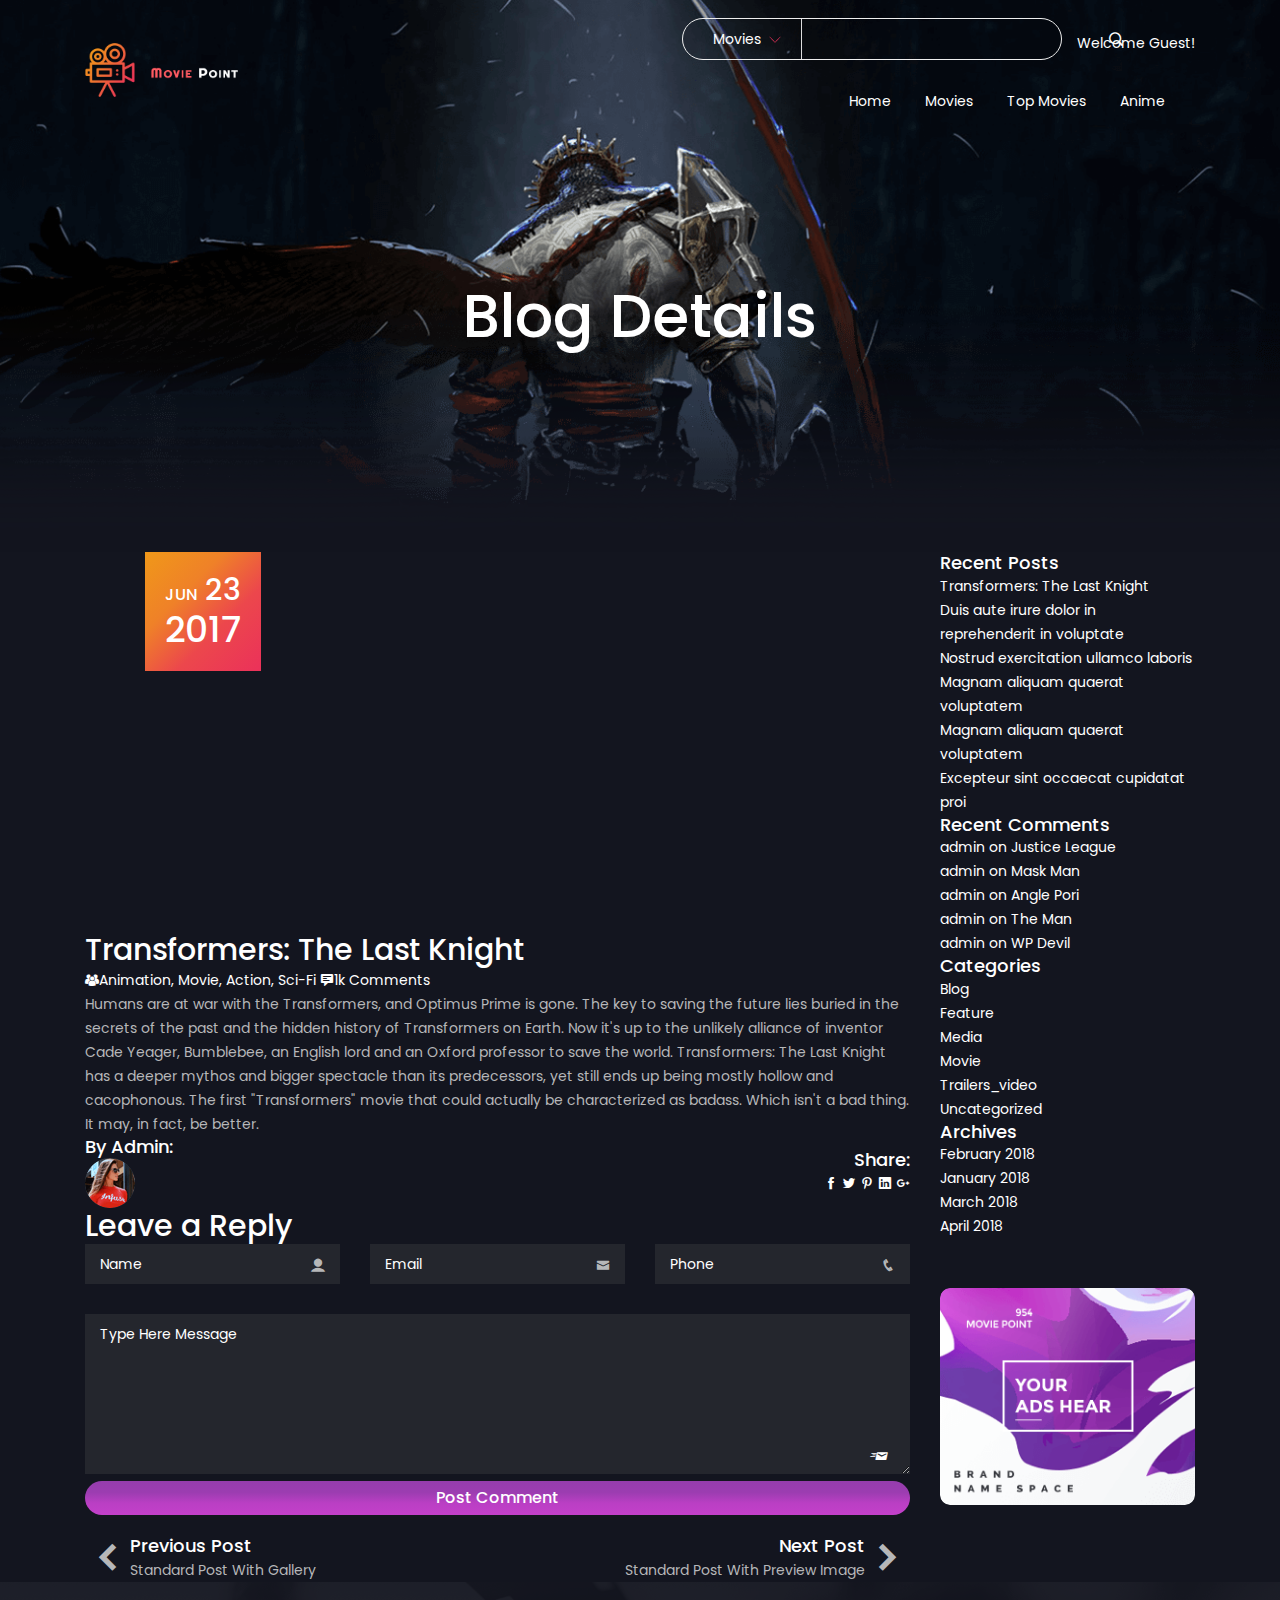
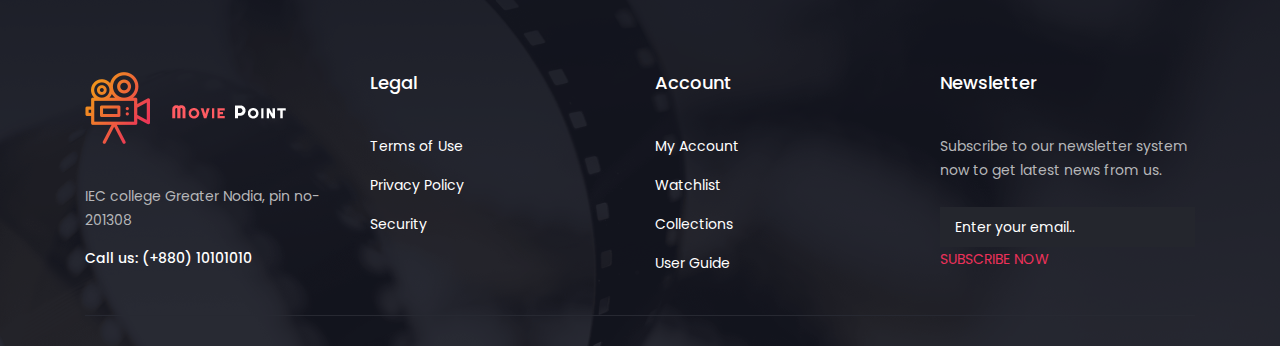
<file: college-project/blog-details.html>
<!DOCTYPE HTML>
<html lang="zxx">
	
<head>
		<meta charset="UTF-8">
		<meta http-equiv="X-UA-Compatible" content="IE=edge">
		<meta name="viewport" content="width=device-width, initial-scale=1">
		<title>Moviepoint</title>
		<!-- Favicon Icon -->
		<link rel="icon" type="image/png" href="assets/img/favcion.png" />
		<!-- Bootstrap CSS -->
		<link rel="stylesheet" type="text/css" href="assets/css/bootstrap.min.css" media="all" />
		<!-- Slick nav CSS -->
		<link rel="stylesheet" type="text/css" href="assets/css/slicknav.min.css" media="all" />
		<!-- Iconfont CSS -->
		<link rel="stylesheet" type="text/css" href="assets/css/icofont.css" media="all" />
		<!-- Owl carousel CSS -->
		<link rel="stylesheet" type="text/css" href="assets/css/owl.carousel.css">
		<!-- Popup CSS -->
		<link rel="stylesheet" type="text/css" href="assets/css/magnific-popup.css">
		<!-- Main style CSS -->
		<link rel="stylesheet" type="text/css" href="assets/css/style.css" media="all" />
		<!-- Responsive CSS -->
		<link rel="stylesheet" type="text/css" href="assets/css/responsive.css" media="all" />
		<!--[if lt IE 9]>
		  <script src="https://oss.maxcdn.com/html5shiv/3.7.3/html5shiv.min.js"></script>
		  <script src="https://oss.maxcdn.com/respond/1.4.2/respond.min.js"></script>
		<![endif]-->
	</head>
	<body>
		<!-- Page loader -->
	    <div id="preloader"></div>
		<!-- header section start -->
		<header class="header">
			<div class="container">
				<div class="header-area">
					<div class="logo">
						<a href="index-2.html"><img src="assets/img/logo.png" alt="logo" /></a>
					</div>
					<div class="header-right">
						<form action="#">
							<select>
								<option value="Movies">Movies</option>
								<option value="Movies">Movies</option>
								<option value="Movies">Movies</option>
							</select>
							<input type="text"/>
							<button><i class="icofont icofont-search"></i></button>
						</form>
						<ul>
							<li><a href="#">Welcome Guest!</a></li>
						</ul>
					</div>
					<div class="menu-area">
						<div class="responsive-menu"></div>
					    <div class="mainmenu">
                            <ul id="primary-menu">
                                <li><a href="index-2.html">Home</a></li>
                                <li><a href="movies.html">Movies</a></li>
                                <li><a href="top-movies.html">Top Movies</a></li>
                                <li><a href="blog.html">Anime</a></li>
								
								</li>
                            </ul>
					    </div>
					</div>
				</div>
			</div>
		</header>
		
		<!-- header section end -->
		<!-- breadcrumb area start -->
		<section class="breadcrumb-area">
			<div class="container">
				<div class="row">
					<div class="col-lg-12">
						<div class="breadcrumb-area-content">
							<h1>Blog Details</h1>
						</div>
					</div>
				</div>
			</div>
		</section><!-- breadcrumb area end -->
		<!-- blog area start -->
		<section class="blog-details">
			<div class="container">
				<div class="row">
					<div class="col-lg-9">
						<div class="news-details">
							<div class="single-news">
								<div class="news-bg-4"></div>
								<div class="news-date">
									<h2><span>JUN</span> 23</h2>
									<h1>2017</h1>
								</div>
							</div>
							<h2>Transformers: The Last Knight</h2>
							<a href="#"><i class="icofont icofont-users"></i>Animation, Movie, Action, Sci-Fi</a>
							<a href="#"><i class="icofont icofont-comment"></i>1k Comments</a>
							<p>Humans are at war with the Transformers, and Optimus Prime is gone. The key to saving the future lies buried in the secrets of the past and the hidden history of Transformers on Earth. Now it's up to the unlikely alliance of inventor Cade Yeager, Bumblebee, an English lord and an Oxford professor to save the world. Transformers: The Last Knight has a deeper mythos and bigger spectacle than its predecessors, yet still ends up being mostly hollow and cacophonous. The first "Transformers" movie that could actually be characterized as badass. Which isn't a bad thing. It may, in fact, be better.</p>
							<div class="detail-author">
								<div class="row flexbox-center">
									<div class="col-lg-6 text-lg-left text-center">
										<div class="details-author">
											<h4>By Admin:</h4>
											<img src="assets/img/author.png" alt="" />
										</div>
									</div>
									<div class="col-lg-6 text-lg-right text-center">
										<div class="details-author">
											<h4>Share:</h4>
											<a href="#"><i class="icofont icofont-social-facebook"></i></a>
											<a href="#"><i class="icofont icofont-social-twitter"></i></a>
											<a href="#"><i class="icofont icofont-social-pinterest"></i></a>
											<a href="#"><i class="icofont icofont-social-linkedin"></i></a>
											<a href="#"><i class="icofont icofont-social-google-plus"></i></a>
										</div>
									</div>
								</div>
							</div>
							<div class="details-reply">
								<h2>Leave a Reply</h2>
								<form action="#">
									<div class="row">
										<div class="col-lg-4">
											<div class="select-container">
												<input type="text" placeholder="Name"/>
												<i class="icofont icofont-ui-user"></i>
											</div>
										</div>
										<div class="col-lg-4">
											<div class="select-container">
												<input type="text" placeholder="Email"/>
												<i class="icofont icofont-envelope"></i>
											</div>
										</div>
										<div class="col-lg-4">
											<div class="select-container">
												<input type="text" placeholder="Phone"/>
												<i class="icofont icofont-phone"></i>
											</div>
										</div>
										<div class="col-lg-12">
											<div class="textarea-container">
												<textarea placeholder="Type Here Message"></textarea>
												<button><i class="icofont icofont-send-mail"></i></button>
											</div>
										</div>
									</div>
								</form>
							</div>
							<div class="details-comment">
								<a class="theme-btn theme-btn2" href="#">Post Comment</a>
							</div>
							<div class="details-thumb">
								<div class="details-thumb-prev">
									<div class="thumb-icon">
										<i class="icofont icofont-simple-left"></i>
									</div>
									<div class="thumb-text">
										<h4>Previous Post</h4>
										<p>Standard Post With Gallery</p>
									</div>
								</div>
								<div class="details-thumb-next">
									<div class="thumb-text">
										<h4>Next Post</h4>
										<p>Standard Post With Preview Image</p>
									</div>
									<div class="thumb-icon">
										<i class="icofont icofont-simple-right"></i>
									</div>
								</div>
							</div>
						</div>
					</div>
					<div class="col-lg-3">
						<div class="blog-sidebar">
							<h4>Recent Posts</h4>
							<ul>
								<li><a href="#">Transformers: The Last Knight</a></li>
								<li><a href="#">Duis aute irure dolor in reprehenderit in voluptate</a></li>
								<li><a href="#">Nostrud exercitation ullamco laboris</a></li>
								<li><a href="#">Magnam aliquam quaerat voluptatem</a></li>
								<li><a href="#">Magnam aliquam quaerat voluptatem</a></li>
								<li><a href="#">Excepteur sint occaecat cupidatat proi</a></li>
							</ul>
							<h4>Recent Comments</h4>
							<ul>
								<li><a href="#">admin on Justice League</a></li>
								<li><a href="#">admin on Mask Man</a></li>
								<li><a href="#">admin on Angle Pori</a></li>
								<li><a href="#">admin on The Man</a></li>
								<li><a href="#">admin on WP Devil</a></li>
							</ul>
							<h4>Categories</h4>
							<ul>
								<li><a href="#">Blog</a></li>
								<li><a href="#">Feature</a></li>
								<li><a href="#">Media</a></li>
								<li><a href="#">Movie</a></li>
								<li><a href="#">Trailers_video</a></li>
								<li><a href="#">Uncategorized</a></li>
							</ul>
							<h4>Archives</h4>
							<ul>
								<li><a href="#">February 2018</a></li>
								<li><a href="#">January 2018</a></li>
								<li><a href="#">March 2018</a></li>
								<li><a href="#">April 2018</a></li>
							</ul>
							<div class="portfolio-sidebar">
								<img src="assets/img/sidebar/sidebar1.png" alt="sidebar" />
							</div>
						</div>
					</div>
				</div>
			</div>
		</section><!-- blog area end -->
		<!-- footer section start -->
		<footer class="footer">
			<div class="container">
				<div class="row">
                    <div class="col-lg-3 col-sm-6">
						<div class="widget">
							<img src="assets/img/logo.png" alt="about" />
							<p>IEC college Greater Nodia, pin no-201308</p>
							<h6><span>Call us: </span>(+880) 10101010</h6>
						</div>
                    </div>
                    <div class="col-lg-3 col-sm-6">
						<div class="widget">
							<h4>Legal</h4>
							<ul>
								<li><a href="#">Terms of Use</a></li>
								<li><a href="#">Privacy Policy</a></li>
								<li><a href="#">Security</a></li>
							</ul>
						</div>
                    </div>
                    <div class="col-lg-3 col-sm-6">
						<div class="widget">
							<h4>Account</h4>
							<ul>
								<li><a href="#">My Account</a></li>
								<li><a href="#">Watchlist</a></li>
								<li><a href="#">Collections</a></li>
								<li><a href="#">User Guide</a></li>
							</ul>
						</div>
                    </div>
                    <div class="col-lg-3 col-sm-6">
						<div class="widget">
							<h4>Newsletter</h4>
							<p>Subscribe to our newsletter system now to get latest news from us.</p>
							<form action="#">
								<input type="text" placeholder="Enter your email.."/>
								<button>SUBSCRIBE NOW</button>
							</form>
						</div>
                    </div>
				</div>
				<hr />
			</div>

		</footer><!-- footer section end -->
		<!-- jquery main JS -->
		<script src="assets/js/jquery.min.js"></script>
		<!-- Bootstrap JS -->
		<script src="assets/js/bootstrap.min.js"></script>
		<!-- Slick nav JS -->
		<script src="assets/js/jquery.slicknav.min.js"></script>
		<!-- owl carousel JS -->
		<script src="assets/js/owl.carousel.min.js"></script>
		<!-- Popup JS -->
		<script src="assets/js/jquery.magnific-popup.min.js"></script>
		<!-- Isotope JS -->
		<script src="assets/js/isotope.pkgd.min.js"></script>
		<!-- main JS -->
		<script src="assets/js/main.js"></script>
	</body>

</html>
</file>
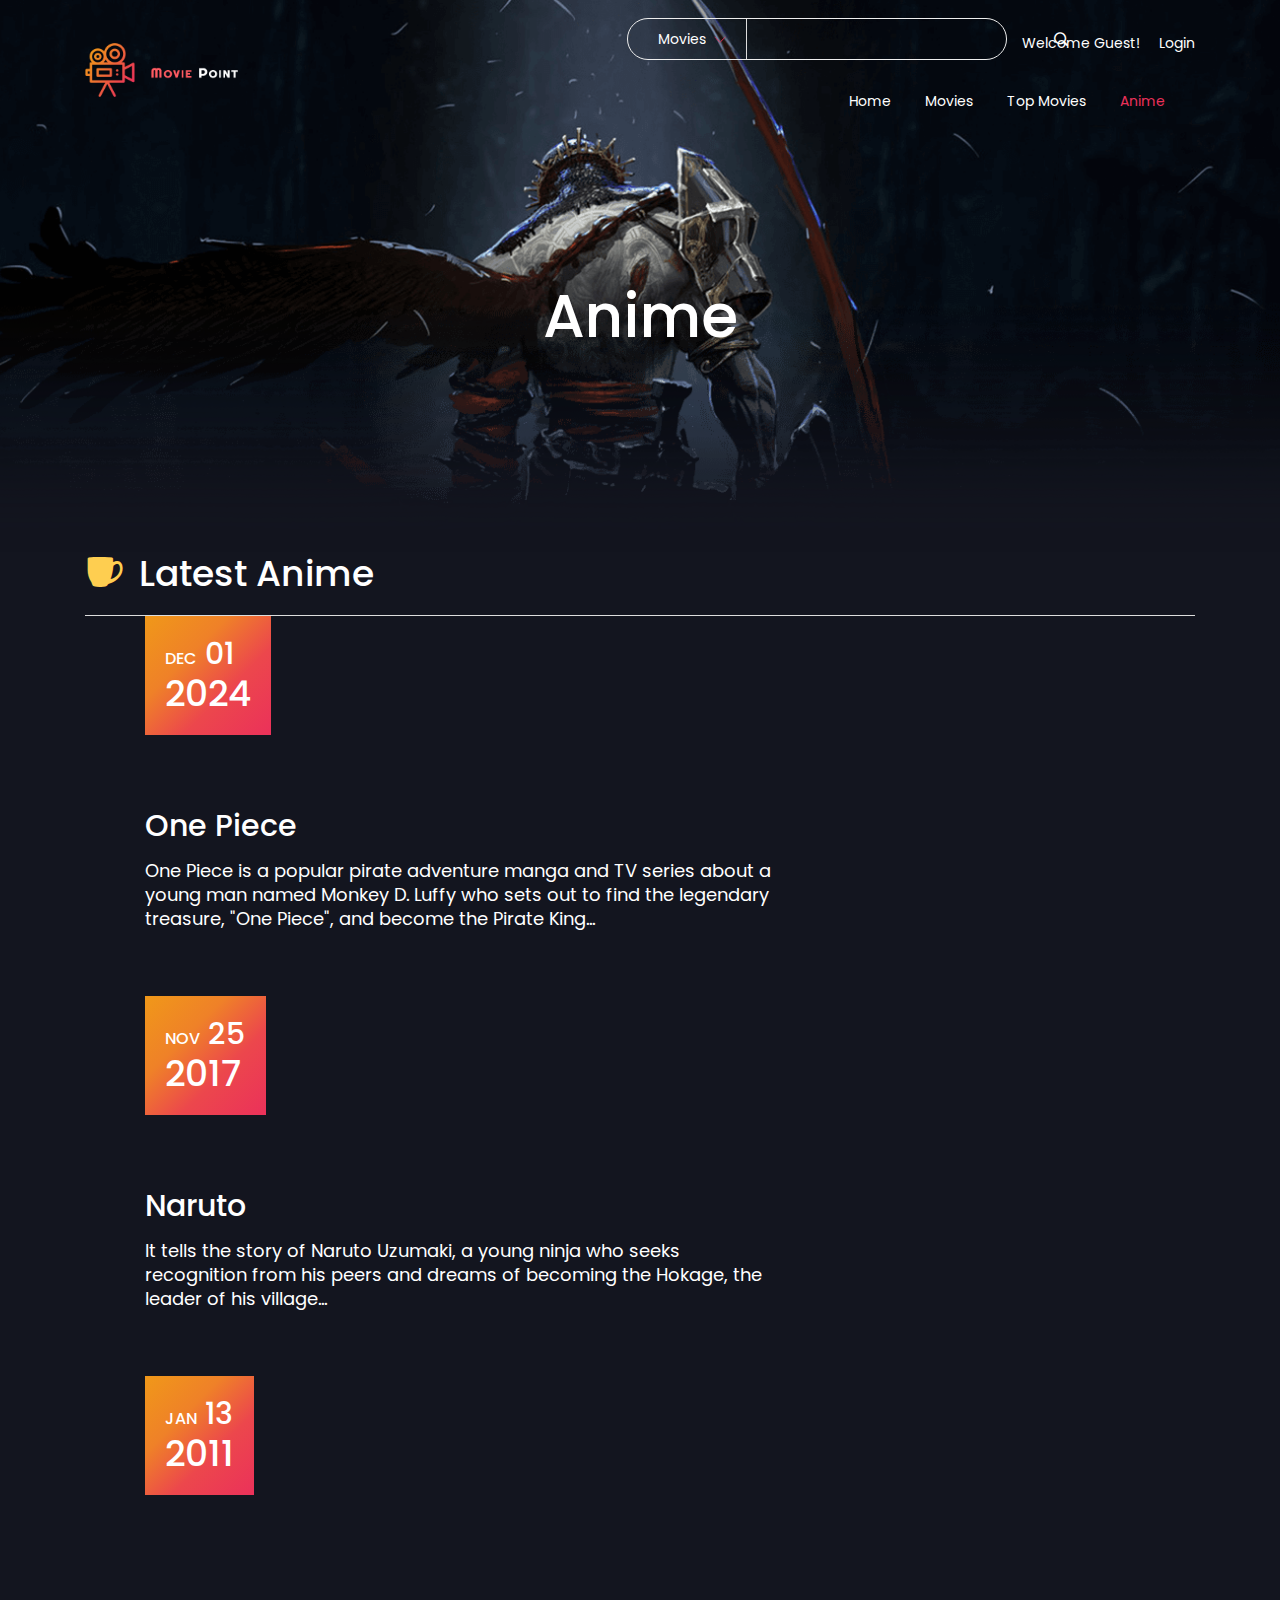
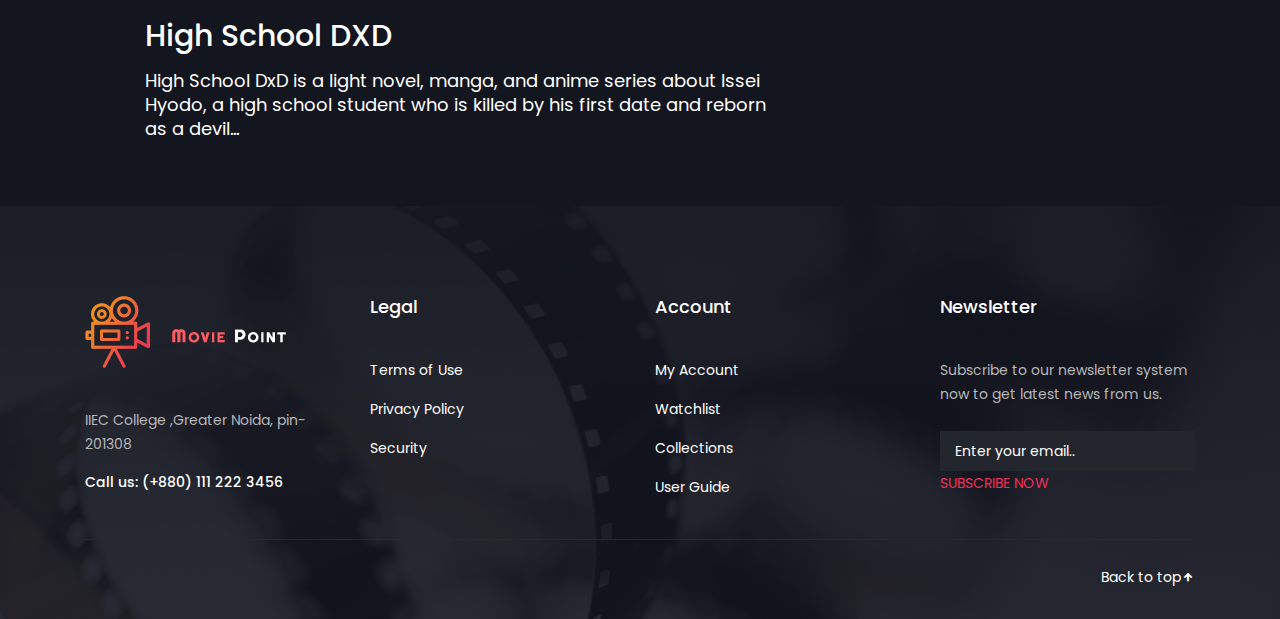
<file: college-project/blog.html>
<!DOCTYPE HTML>
<html lang="zxx">
	
<head>
		<meta charset="UTF-8">
		<meta http-equiv="X-UA-Compatible" content="IE=edge">
		<meta name="viewport" content="width=device-width, initial-scale=1">
		<title>Moviepoint</title>
		<!-- Favicon Icon -->
		<link rel="icon" type="image/png" href="assets/img/favcion.png" />
		<!-- Bootstrap CSS -->
		<link rel="stylesheet" type="text/css" href="assets/css/bootstrap.min.css" media="all" />
		<!-- Slick nav CSS -->
		<link rel="stylesheet" type="text/css" href="assets/css/slicknav.min.css" media="all" />
		<!-- Iconfont CSS -->
		<link rel="stylesheet" type="text/css" href="assets/css/icofont.css" media="all" />
		<!-- Owl carousel CSS -->
		<link rel="stylesheet" type="text/css" href="assets/css/owl.carousel.css">
		<!-- Popup CSS -->
		<link rel="stylesheet" type="text/css" href="assets/css/magnific-popup.css">
		<!-- Main style CSS -->
		<link rel="stylesheet" type="text/css" href="assets/css/style.css" media="all" />
		<!-- Responsive CSS -->
		<link rel="stylesheet" type="text/css" href="assets/css/responsive.css" media="all" />
		<!--[if lt IE 9]>
		  <script src="https://oss.maxcdn.com/html5shiv/3.7.3/html5shiv.min.js"></script>
		  <script src="https://oss.maxcdn.com/respond/1.4.2/respond.min.js"></script>
		<![endif]-->
	</head>
	<body>
		<!-- Page loader -->
	    <div id="preloader"></div>
		<!-- header section start -->
		<header class="header">
			<div class="container">
				<div class="header-area">
					<div class="logo">
						<a href="index-2.html"><img src="assets/img/logo.png" alt="logo" /></a>
					</div>
					<div class="header-right">
						<form action="#">
							<select>
								<option value="Movies">Movies</option>
								<option value="Movies">Movies</option>
								<option value="Movies">Movies</option>
							</select>
							<input type="text"/>
							<button><i class="icofont icofont-search"></i></button>
						</form>
						<ul>
							<li><a href="#">Welcome Guest!</a></li>
							<li><a class="login-popup" href="#">Login</a></li>
						</ul>
					</div>
					<div class="menu-area">
						<div class="responsive-menu"></div>
					    <div class="mainmenu">
                            <ul id="primary-menu">
                                <li><a href="index-2.html">Home</a></li>
                                <li><a href="movies.html">Movies</a></li>
                                <li><a href="top-movies.html">Top Movies</a></li>
                                <li><a class="active" href="blog.html">Anime</a></li>
								
								</li>
                                
                            </ul>
					    </div>
					</div>
				</div>
			</div>
		</header>
		<!-- breadcrumb area start -->
		<section class="breadcrumb-area">
			<div class="container">
				<div class="row">
					<div class="col-lg-12">
						<div class="breadcrumb-area-content">
							<h1>Anime</h1>
						</div>
					</div>
				</div>
			</div>
		</section><!-- breadcrumb area end -->
		<!-- blog area start -->
		<section class="blog-area">
			<div class="container">
				<div class="row">
					<div class="col-lg-12">
					    <div class="section-title pb-20">
							<h1><i class="icofont icofont-coffee-cup"></i> Latest Anime</h1>
						</div>
					</div>
				</div>
				<hr />
				<div class="row">
					<div class="col-lg-12">
						<div class="single-news">
							<div class="news-bg-1"></div>
							<div class="news-date">
								<h2><span>DEC</span> 01</h2>
								<h1>2024</h1>
							</div>
							<div class="news-content">
								<h2>One Piece</h2>
								<p>One Piece is a popular pirate adventure manga and TV series about a young man named Monkey D. Luffy who sets out to find the legendary treasure, "One Piece", and become the Pirate King...</p>
							</div>
		
						</div>
						<div class="single-news">
							<div class="news-bg-2"></div>
							<div class="news-date">
								<h2><span>NOV</span> 25</h2>
								<h1>2017</h1>
							</div>
							<div class="news-content">
								<h2>Naruto</h2>
								<p>It tells the story of Naruto Uzumaki, a young ninja who seeks recognition from his peers and dreams of becoming the Hokage, the leader of his village...</p>
							</div>
							
						</div>
						<div class="single-news">
							<div class="news-bg-3"></div>
							<div class="news-date">
								<h2><span>JAN</span> 13</h2>
								<h1>2011</h1>
							</div>
							<div class="news-content">
								<h2>High School DXD</h2>
								<p>High School DxD is a light novel, manga, and anime series about Issei Hyodo, a high school student who is killed by his first date and reborn as a devil...</p>
							</div>
							
						</div>
					</div>
				</div>
			</div>
		</section><!-- blog area end -->
		<!-- footer section start -->
		<footer class="footer">
			<div class="container">
				<div class="row">
                    <div class="col-lg-3 col-sm-6">
						<div class="widget">
							<img src="assets/img/logo.png" alt="about" />
							<p>IIEC College ,Greater Noida, pin-201308</p>
							<h6><span>Call us: </span>(+880) 111 222 3456</h6>
						</div>
                    </div>
                    <div class="col-lg-3 col-sm-6">
						<div class="widget">
							<h4>Legal</h4>
							<ul>
								<li><a href="#">Terms of Use</a></li>
								<li><a href="#">Privacy Policy</a></li>
								<li><a href="#">Security</a></li>
							</ul>
						</div>
                    </div>
                    <div class="col-lg-3 col-sm-6">
						<div class="widget">
							<h4>Account</h4>
							<ul>
								<li><a href="#">My Account</a></li>
								<li><a href="#">Watchlist</a></li>
								<li><a href="#">Collections</a></li>
								<li><a href="#">User Guide</a></li>
							</ul>
						</div>
                    </div>
                    <div class="col-lg-3 col-sm-6">
						<div class="widget">
							<h4>Newsletter</h4>
							<p>Subscribe to our newsletter system now to get latest news from us.</p>
							<form action="#">
								<input type="text" placeholder="Enter your email.."/>
								<button>SUBSCRIBE NOW</button>
							</form>
						</div>
                    </div>
				</div>
				<hr />
			</div>
			<div class="copyright">
				<div class="container">
					<div class="row">
						<div class="col-lg-6 text-center text-lg-left">
						</div>
						<div class="col-lg-6 text-center text-lg-right">
							<div class="copyright-content">
								<a href="#" class="scrollToTop">
									Back to top<i class="icofont icofont-arrow-up"></i>
								</a>
							</div>
						</div>
					</div>
				</div>
			</div>
		</footer><!-- footer section end -->
		<!-- jquery main JS -->
		<script src="assets/js/jquery.min.js"></script>
		<!-- Bootstrap JS -->
		<script src="assets/js/bootstrap.min.js"></script>
		<!-- Slick nav JS -->
		<script src="assets/js/jquery.slicknav.min.js"></script>
		<!-- owl carousel JS -->
		<script src="assets/js/owl.carousel.min.js"></script>
		<!-- Popup JS -->
		<script src="assets/js/jquery.magnific-popup.min.js"></script>
		<!-- Isotope JS -->
		<script src="assets/js/isotope.pkgd.min.js"></script>
		<!-- main JS -->
		<script src="assets/js/main.js"></script>
	</body>

</html>
</file>
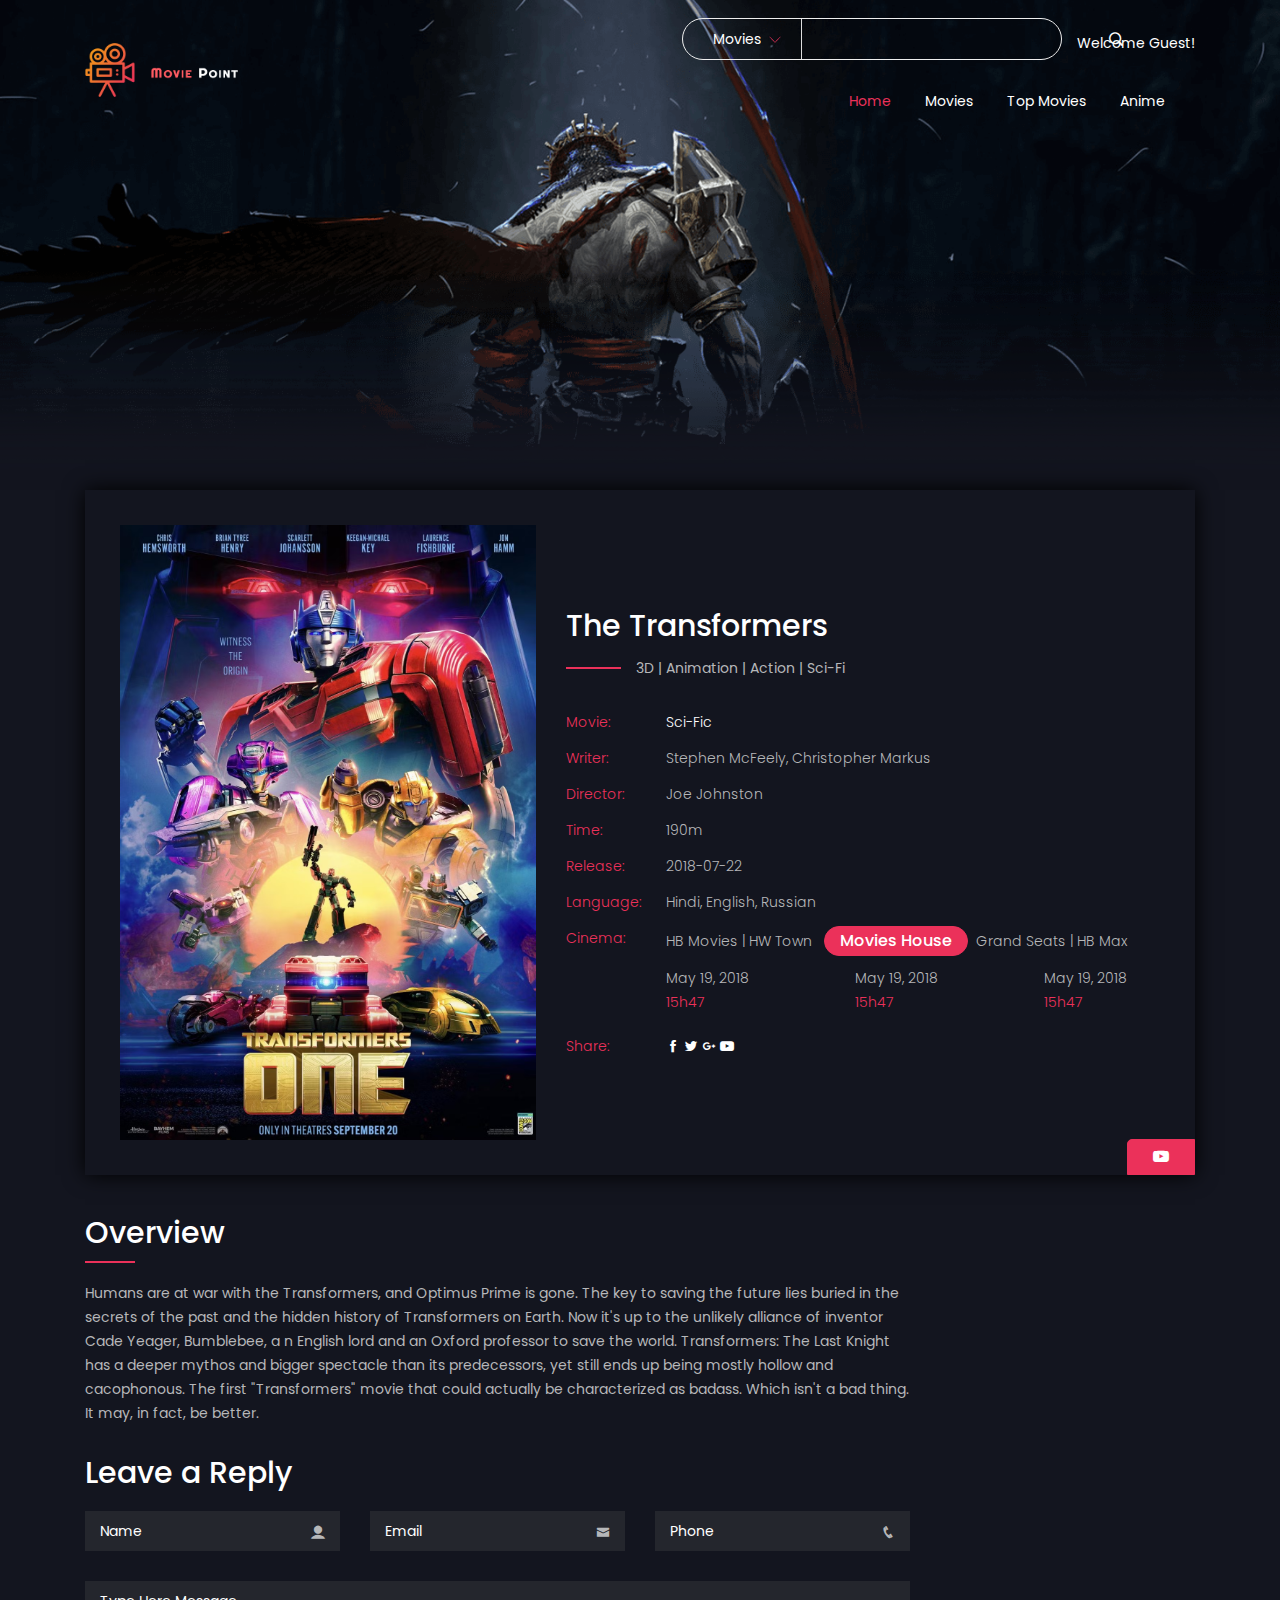
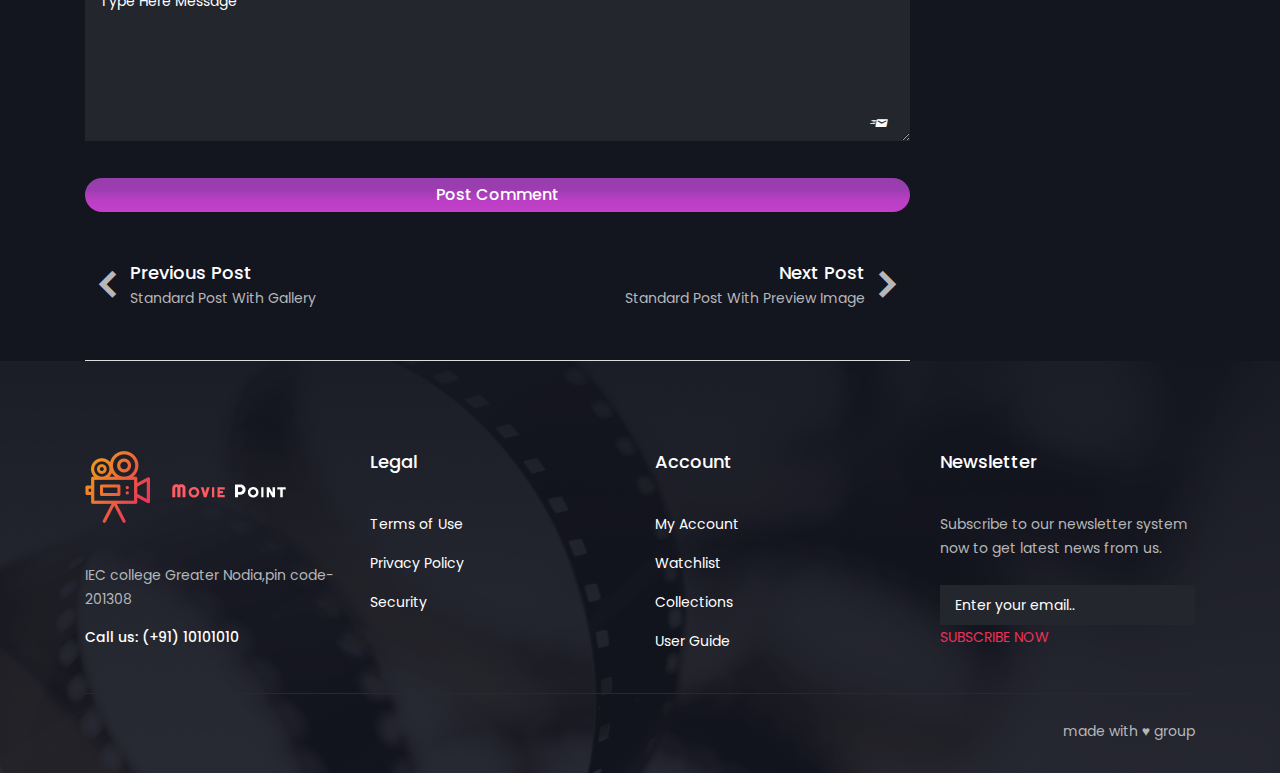
<file: college-project/movie-details.html>
<!DOCTYPE HTML>
<html lang="zxx">
	
<head>
		<meta charset="UTF-8">
		<meta http-equiv="X-UA-Compatible" content="IE=edge">
		<meta name="viewport" content="width=device-width, initial-scale=1">
		<title>Moviepoint</title>
		<!-- Favicon Icon -->
		<link rel="icon" type="image/png" href="assets/img/favcion.png" />
		<!-- Bootstrap CSS -->
		<link rel="stylesheet" type="text/css" href="assets/css/bootstrap.min.css" media="all" />
		<!-- Slick nav CSS -->
		<link rel="stylesheet" type="text/css" href="assets/css/slicknav.min.css" media="all" />
		<!-- Iconfont CSS -->
		<link rel="stylesheet" type="text/css" href="assets/css/icofont.css" media="all" />
		<!-- Owl carousel CSS -->
		<link rel="stylesheet" type="text/css" href="assets/css/owl.carousel.css">
		<!-- Popup CSS -->
		<link rel="stylesheet" type="text/css" href="assets/css/magnific-popup.css">
		<!-- Main style CSS -->
		<link rel="stylesheet" type="text/css" href="assets/css/style.css" media="all" />
		<!-- Responsive CSS -->
		<link rel="stylesheet" type="text/css" href="assets/css/responsive.css" media="all" />
		<!--[if lt IE 9]>
		  <script src="https://oss.maxcdn.com/html5shiv/3.7.3/html5shiv.min.js"></script>
		  <script src="https://oss.maxcdn.com/respond/1.4.2/respond.min.js"></script>
		<![endif]-->
	</head>
	<body>
		<!-- Page loader -->
	    <div id="preloader"></div>
		<!-- header section start -->
		<header class="header">
			<div class="container">
				<div class="header-area">
					<div class="logo">
						<a href="index-2.html"><img src="assets/img/logo.png" alt="logo" /></a>
					</div>
					<div class="header-right">
						<form action="#">
							<select>
								<option value="Movies">Movies</option>
								<option value="Movies">Movies</option>
								<option value="Movies">Movies</option>
							</select>
							<input type="text"/>
							<button><i class="icofont icofont-search"></i></button>
						</form>
						<ul>
							<li><a href="#">Welcome Guest!</a></li>
						</ul>
					</div>
					<div class="menu-area">
						<div class="responsive-menu"></div>
					    <div class="mainmenu">
                            <ul id="primary-menu">
                                <li><a class="active" href="index-2.html">Home</a></li>
                                <li><a href="movies.html">Movies</a></li>
                                <li><a href="top-movies.html">Top Movies</a></li>
                                <li><a href="blog.html">Anime</a></li>
								
								</li>
                            </ul>
					    </div>
					</div>
				</div>
			</div>
		</header>
		<!-- header section end -->
		<!-- breadcrumb area start -->
		<section class="breadcrumb-area">
			<div class="container">
				<div class="row">
					<div class="col-lg-12">
						<div class="breadcrumb-area-content">
							<h1></h1>
						</div>
					</div>
				</div>
			</div>
		</section><!-- breadcrumb area end -->
		<!-- transformers area start -->
		<section class="transformers-area">
			<div class="container">
				<div class="transformers-box">
					<div class="row flexbox-center">
						<div class="col-lg-5 text-lg-left text-center">
							<div class="transformers-content">
								<img src="assets/img/portfolio/transformers-one-2024-film-official-poster.avif" alt="about" />
							</div>
						</div>
						<div class="col-lg-7">
							<div class="transformers-content">
								<h2>The Transformers</h2>
								<p>3D | Animation | Action | Sci-Fi</p>
								<ul>
									<li>
										<div class="transformers-left">
											Movie:
										</div>
										<div class="transformers-right">
											<a href="#">Sci-Fic</a>
										</div>
									</li>
									<li>
										<div class="transformers-left">
											Writer:
										</div>
										<div class="transformers-right">
											Stephen McFeely, Christopher Markus
										</div>
									</li>
									<li>
										<div class="transformers-left">
											Director:
										</div>
										<div class="transformers-right">
											Joe Johnston
										</div>
									</li>
									<li>
										<div class="transformers-left">
											Time: 
										</div>
										<div class="transformers-right">
											190m
										</div>
									</li>
									<li>
										<div class="transformers-left">
											Release:
										</div>
										<div class="transformers-right">
											2018-07-22
										</div>
									</li>
									<li>
										<div class="transformers-left">
											Language:
										</div>
										<div class="transformers-right">
											 Hindi, English, Russian
										</div>
									</li>
									<li>
										<div class="transformers-left">
											Cinema:
										</div>
										<div class="transformers-right">
											HB Movies  |  HW Town <a href="#" class="theme-btn">Movies House</a>Grand Seats  |  HB Max
											<div class="transformers-bottom">
												<p>May 19, 2018 <span>15h47</span></p>
												<p>May 19, 2018 <span>15h47</span></p>
												<p>May 19, 2018 <span>15h47</span></p>
											</div>
											
										</div>
									</li>
									<li>
										<div class="transformers-left">
											Share:
										</div>
										<div class="transformers-right">
											<a href="#"><i class="icofont icofont-social-facebook"></i></a>
											<a href="#"><i class="icofont icofont-social-twitter"></i></a>
											<a href="#"><i class="icofont icofont-social-google-plus"></i></a>
											<a href="#"><i class="icofont icofont-youtube-play"></i></a>
										</div>
									</li>
								</ul>
							</div>
						</div>
					</div>
					<a href="https://youtu.be/HdCl4s9BQHM?si=704faJEZ5iPTJ371" class="theme-btn"><i class="icofont icofont-youtube-play"></i></a>
				</div>
			</div>
		</section><!-- transformers area end -->
		<!-- details area start -->
		<section class="details-area">
			<div class="container">
				<div class="row">
					<div class="col-lg-9">
						<div class="details-content">
							<div class="details-overview">
								<h2>Overview</h2>
								<p>Humans are at war with the Transformers, and Optimus Prime is gone. The key to saving the future lies buried in the secrets of the past and the hidden history of Transformers on Earth. Now it's up to the unlikely alliance of inventor Cade Yeager, Bumblebee, a n English lord and an Oxford professor to save the world. Transformers: The Last Knight has a deeper mythos and bigger spectacle than its predecessors, yet still ends up being mostly hollow and cacophonous. The first "Transformers" movie that could actually be characterized as badass. Which isn't a bad thing. It may, in fact, be better.</p>
							</div>
							<div class="details-reply">
								<h2>Leave a Reply</h2>
								<form action="#">
									<div class="row">
										<div class="col-lg-4">
											<div class="select-container">
												<input type="text" placeholder="Name"/>
												<i class="icofont icofont-ui-user"></i>
											</div>
										</div>
										<div class="col-lg-4">
											<div class="select-container">
												<input type="text" placeholder="Email"/>
												<i class="icofont icofont-envelope"></i>
											</div>
										</div>
										<div class="col-lg-4">
											<div class="select-container">
												<input type="text" placeholder="Phone"/>
												<i class="icofont icofont-phone"></i>
											</div>
										</div>
										<div class="col-lg-12">
											<div class="textarea-container">
												<textarea placeholder="Type Here Message"></textarea>
												<button><i class="icofont icofont-send-mail"></i></button>
											</div>
										</div>
									</div>
								</form>
							</div>
							<div class="details-comment">
								<a class="theme-btn theme-btn2" href="#">Post Comment</a>
							</div>
							<div class="details-thumb">
								<div class="details-thumb-prev">
									<div class="thumb-icon">
										<i class="icofont icofont-simple-left"></i>
									</div>
									<div class="thumb-text">
										<h4>Previous Post</h4>
										<p>Standard Post With Gallery</p>
									</div>
								</div>
								<div class="details-thumb-next">
									<div class="thumb-text">
										<h4>Next Post</h4>
										<p>Standard Post With Preview Image</p>
									</div>
									<div class="thumb-icon">
										<i class="icofont icofont-simple-right"></i>
									</div>
								</div>
							</div>
						</div>
					</div>
					
				</div>
			</div>
		</section><!-- details area end -->
		<!-- footer section start -->
		<footer class="footer">
			<div class="container">
				<div class="row">
                    <div class="col-lg-3 col-sm-6">
						<div class="widget">
							<img src="assets/img/logo.png" alt="about" />
							<p> IEC college Greater Nodia,pin code-201308</p>
							<h6><span>Call us: </span>(+91) 10101010</h6>
						</div>
                    </div>
                    <div class="col-lg-3 col-sm-6">
						<div class="widget">
							<h4>Legal</h4>
							<ul>
								<li><a href="#">Terms of Use</a></li>
								<li><a href="#">Privacy Policy</a></li>
								<li><a href="#">Security</a></li>
							</ul>
						</div>
                    </div>
                    <div class="col-lg-3 col-sm-6">
						<div class="widget">
							<h4>Account</h4>
							<ul>
								<li><a href="#">My Account</a></li>
								<li><a href="#">Watchlist</a></li>
								<li><a href="#">Collections</a></li>
								<li><a href="#">User Guide</a></li>
							</ul>
						</div>
                    </div>
                    <div class="col-lg-3 col-sm-6">
						<div class="widget">
							<h4>Newsletter</h4>
							<p>Subscribe to our newsletter system now to get latest news from us.</p>
							<form action="#">
								<input type="text" placeholder="Enter your email.."/>
								<button>SUBSCRIBE NOW</button>
							</form>
						</div>
                    </div>
				</div>
				<hr />
			</div>
			<div class="copyright">
				<div class="container">
					<div class="row">
						<div class="col-lg-6 text-center text-lg-left">
							<div class="copyright-content">
							</div>
						</div>
						<div class="col-lg-6 text-center text-lg-right">
							<div class="copyright-content">
								<p>made with &hearts; group</p>
							</div>
						</div>
					</div>
				</div>
			</div>
		</footer><!-- footer section end -->
		<!-- jquery main JS -->
		<script src="assets/js/jquery.min.js"></script>
		<!-- Bootstrap JS -->
		<script src="assets/js/bootstrap.min.js"></script>
		<!-- Slick nav JS -->
		<script src="assets/js/jquery.slicknav.min.js"></script>
		<!-- owl carousel JS -->
		<script src="assets/js/owl.carousel.min.js"></script>
		<!-- Popup JS -->
		<script src="assets/js/jquery.magnific-popup.min.js"></script>
		<!-- Isotope JS -->
		<script src="assets/js/isotope.pkgd.min.js"></script>
		<!-- main JS -->
		<script src="assets/js/main.js"></script>
	</body>

</html>
</file>
<file: college-project/assets/css/responsive.css>
@media only screen and (max-width: 1350px){
	.news-slider .single-news {
		max-width: 880px;
	}
}
@media only screen and (max-width: 1285px){
	.news-prev,
	.news-next,
	.thumb-prev,
	.thumb-next,
	.hero-area-slider {
		max-width: 880px;
	}
	.hero-area-content > img {
		margin-top: -80px;
	}
	.hero-area-slide {
		margin: 280px 15px 50px;
		padding-top: 35px;
	}
	.thumb-prev {
		left: -645px;
	}
	.thumb-next {
		right: -645px;
	}
}
@media only screen and (max-width: 1199px){
	.thumb-prev,
	.thumb-next,
	.hero-area-slider {
		max-width: 750px;
	}
	.hero-area-content .review {
		margin: 5px 0 25px;
	}
	.hero-area-content > img {
		margin-top: 0;
	}
	.hero-area-slide {
		padding: 20px 0;
		align-items: center;
	}
	.thumb-prev {
		left: -530px;
		bottom: 30px;
	}
	.thumb-next {
		right: -530px;
		bottom: 30px;
	}
	.slide-trailor h3 {
		margin-right: 10px;
		font-size: 18px;
	}
	.portfolio-content h2 {
		font-size: 18px;
	}
	.details-comment p {
		flex: 4;
	}
	.buy-ticket-area {
    padding: 90px 35px 50px;
}
}
@media only screen and (max-width: 1100px){
	.news-prev,
	.news-next,
	.news-slider .single-news {
		max-width: 750px;
	}
	.news-content {
		right: 230px;
	}
	.news-next {
		margin-left: -620px;
	}
	.news-prev {
		margin-right: -620px;
	}
}
@media only screen and (max-width: 1070px){
	.thumb-prev, .thumb-next, .hero-area-slider {
		max-width: 730px;
	}
	.news-prev, .news-next, .news-slider .single-news {
		max-width: 730px;
	}
}
@media only screen and (max-width: 991px){
	.mainmenu {
		display: none;
	}
	.responsive-menu,
	.slicknav_menu {
		display: block;
	}
	ul.slicknav_nav {
		position: absolute;
		background: #000;
		right: 10px;
		top: 100%;
		z-index: 9;
		border: 2px solid #fff;
		padding: 10px;
		margin-top: 8px;
	}
	.slicknav_nav .slicknav_row:hover {
		-webkit-border-radius: 0;
		-moz-border-radius: 0;
		border-radius: 0;
		background: transparent;
	}
	.menu-area li a > i {
		display: none;
	}
	.menu-area {
		position: relative;
	}
	.slicknav_menu .slicknav_menutxt {
		display: none;
	}
	.slicknav_menu .slicknav_icon {
		margin: 0;
	}
	.slicknav_nav a {
		border: 1px solid transparent;
	}
	.slicknav_nav a:hover {
		background: transparent;
		border-radius: 0;
		color: #fff;
	}
	.slicknav_nav .theme-btn:hover {
		border-radius: 35px;
	}
	.hero-area-thumb,.news-thumb {
		display: none;
	}

	.hero-area-slide {
		margin: 200px 0 0;
	}
	.news-slider .single-news {
		max-width: 690px;
	}

	.header-right {
		order: -1;
		grid-column: span 12;
		text-align: center;
		display: inline-block;
	}

	.header-right form {
		margin: 0;
		display: inline-block;
	}

	.header-right ul {
		display: inline-block;
	}

	.logo {
		grid-column: span 3;
		grid-row: span 1;
	}

	.menu-area {
		grid-column: span 9;
	}

	.hero-area {
		padding-bottom: 70px;
	}

	.portfolio-sidebar img {
		padding-left: 15px;
		padding-right: 15px;
	}

	.video-text {
		padding: 10px 15px;
	}

	.video-text h2 {
		font-size: 18px;
	}

	.video-text .review {
		margin: 3px 0 0;
	}

	.popup-youtube i {
		width: 40px;
		height: 40px;
		line-height: 40px;
		font-size: 14px;
	}
	.transformers-box .transformers-content img {
		margin: auto;
	}
	.mtr-30 {
		margin-top: 30px;
	}
	.slicknav_nav a.theme-btn {
    text-align: center;
}
.buy-ticket-box ul::before {
	display: none;
}
}
@media only screen and (max-width: 767px){
	.news-slider .single-news {
		max-width: 510px;
	}
	.news-content {
    right: 20px;
    left: 20px;
    bottom: 45px;
}

.news-date {
    left: 20px;
}

.single-news a {
    right: auto;
    left: 20px;
    bottom: 15px;
}

.logo {
    grid-column: span 5;
}

.menu-area {
    grid-column: span 7;
}

.hero-area-content.pr-50 {
    margin-left: 0;
    padding: 10px 20px;
}

.hero-area-slide {
    margin-top: 230px;
}
.section-title h1 {
	font-size: 28px;
}
.breadcrumb-area-content h1 {
    font-size: 28px;
}
.breadcrumb-area {
    padding: 250px 0 120px;
}
.details-comment {
    display: block;
    text-align: center;
}

.details-comment a {
    margin-bottom: 10px;
}
.details-comment p {
    margin-left: 0;
}
.ticket-box-table {
    flex-wrap: wrap;
    justify-content: start;
    padding-top: 5px;
}

.ticket-box-table table:not(.ticket-table-seat) {
    width: 15%;
    text-align: center;
}

.ticket-box-table table.ticket-table-seat {
    width: 42%;
}

.ticket-box-table table {
    margin-top: 20px;
}





}
@media only screen and (max-width: 576px){
	header.header {
    padding-left: 15px;
    padding-right: 15px;
}

.logo {
    grid-column: span 7;
}

.menu-area {
    grid-column: span 5;
}
.single-slide-cast {
    width: 13.29%;
}
.single-slide-cast.text-center {
	display: none;
}
.video-slider .video-area,
.col-md-3 .video-area,
.single-portfolio {
    margin-left: auto;
    margin-right: auto;
    max-width: 260px;
}

.news-slider .single-news {
    margin-left: 15px;
    margin-right: 15px;
}

.video-text {
    display: none;
}

.portfolio-menu li {
    padding: 15px 0;
    margin: 0 5px 0;
}

.portfolio-menu {
    padding-top: 5px;
}
.transformers-bottom {
    display: block;
}

.transformers-bottom p {
    display: inline-block;
    margin-right: 13px;
}

.details-thumb {
    display: none;
}

.thumb-icon {
    width: 100%;
}
.transformers-content ul li {
    display: block;
}

.transformers-content > p::before {
    display: none;
}

.transformers-content > p {
    padding: 0;
}

.transformers-content h2 {
    font-size: 24px;
}

.transformers-box {
    padding: 5px 15px 40px;
}
.widget button {
	margin-top: 5px;
}
.transformers-content > h2 + a.theme-btn {
    margin: 10px 5px 5px 0;
}
.buy-ticket-box h4 {
    margin-bottom: 15px;
}

.buy-ticket-box h5 {
    margin-bottom: 5px;
}

.buy-ticket-area {
    padding: 30px 15px 15px;
}

.buy-ticket-area > a {
    font-size: 25px;
    top: 10px;
    right: 10px;
}

.ticket-box-table table.ticket-table-seat {
    width: 85%;
}

.ticket-box-table {
    max-width: 220px;
    margin: auto;
}

.ticket-box-available span {
    margin-right: 12px;
}

.ticket-box-available {
    margin: 20px 0;
}

.buy-ticket-box ul li {
    margin-bottom: 20px;
}





}
@media only screen and (max-width: 420px){
.news-bg-1,.news-bg-2,.news-bg-3 {
    height: 400px;
}

.news-content h2 {
    font-size: 20px;
}
.logo {
    grid-column: span 8;
}
.menu-area {
    grid-column: span 4;
}
.header-right form {
    display: flex;
}
.hero-area-content .author-review {
    float: none;
}

.hero-area-content .review h4 {
    padding: 0;
}

.hero-area-content h2 {
    font-size: 24px;
    padding-bottom: 5px;
}

.hero-area-content.pr-50 {
    padding: 5px;
}

.slide-trailor h3 {
    float: none;
    margin: 0 0 8px;
}
.login-social a i {
    width: 38px;
    height: 38px;
    font-size: 18px;
    line-height: 38px;
}
.details-author a {
    margin-left: 1px;
}

}
</file>
